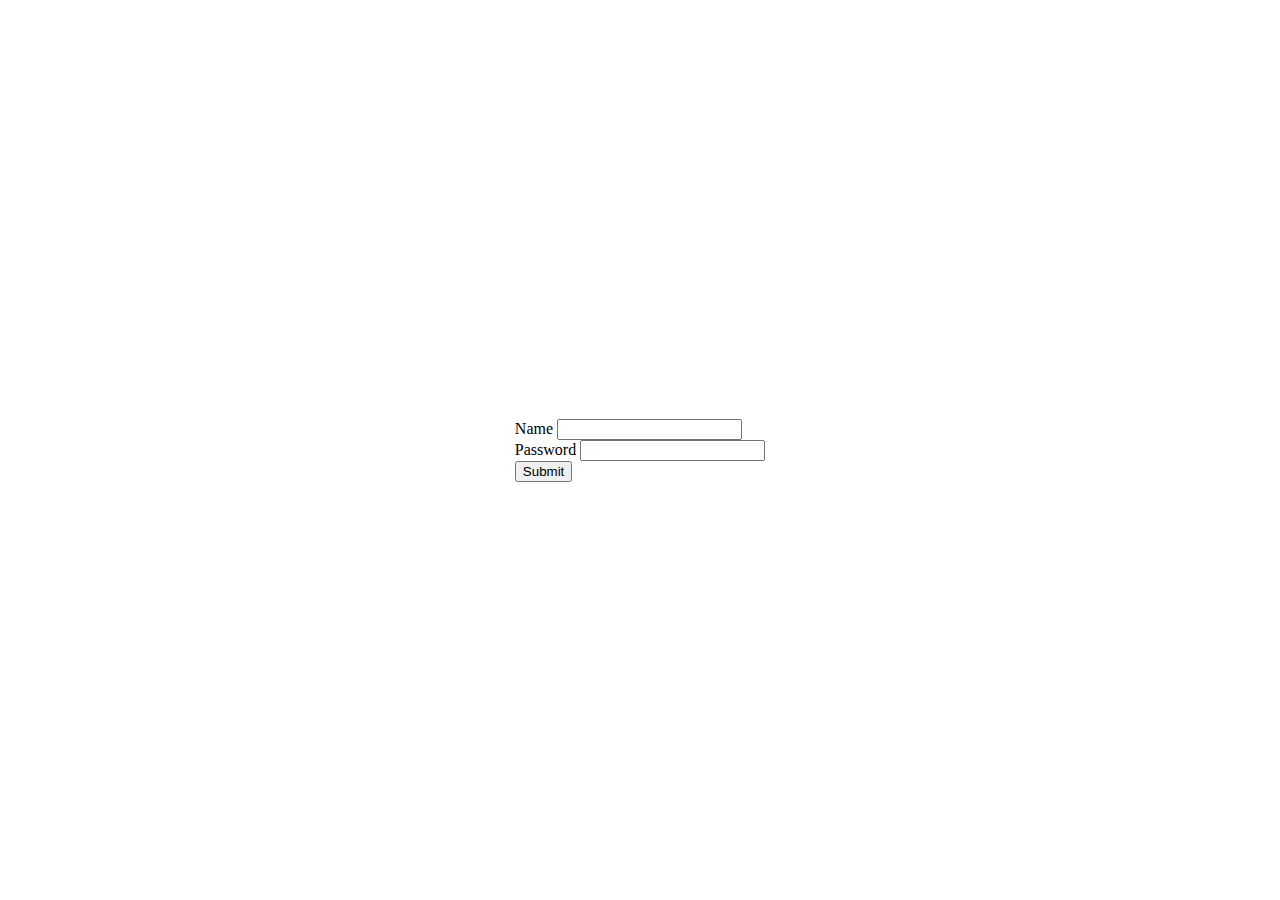
<file: 1. Form Validation/index.html>
<!DOCTYPE html>
<html lang="en">

<head>
    <meta charset="UTF-8">
    <meta http-equiv="X-UA-Compatible" content="IE=edge">
    <meta name="viewport" content="width=device-width, initial-scale=1.0">
    <title>Form Validation</title>
    <link rel="stylesheet" href="./styles.css">
    <script defer src="./script.js"> </script>
</head>

<body>
    <div id="error">
    </div>
    <form action="/" method="GET" id="form">
        <div>
            <label for="name">Name</label>
            <input type="text" name="name" id="name">
            <!-- <input type="text" name="name" id="name" required> -->
        </div>
        <div>
            <label for="password">Password</label>
            <input type="password" name="password" id="password">
            <!-- <input type="password" name="password" id="password" required> -->
        </div>
        <button type="submit">Submit</button>
    </form>
</body>

</html>
</file>
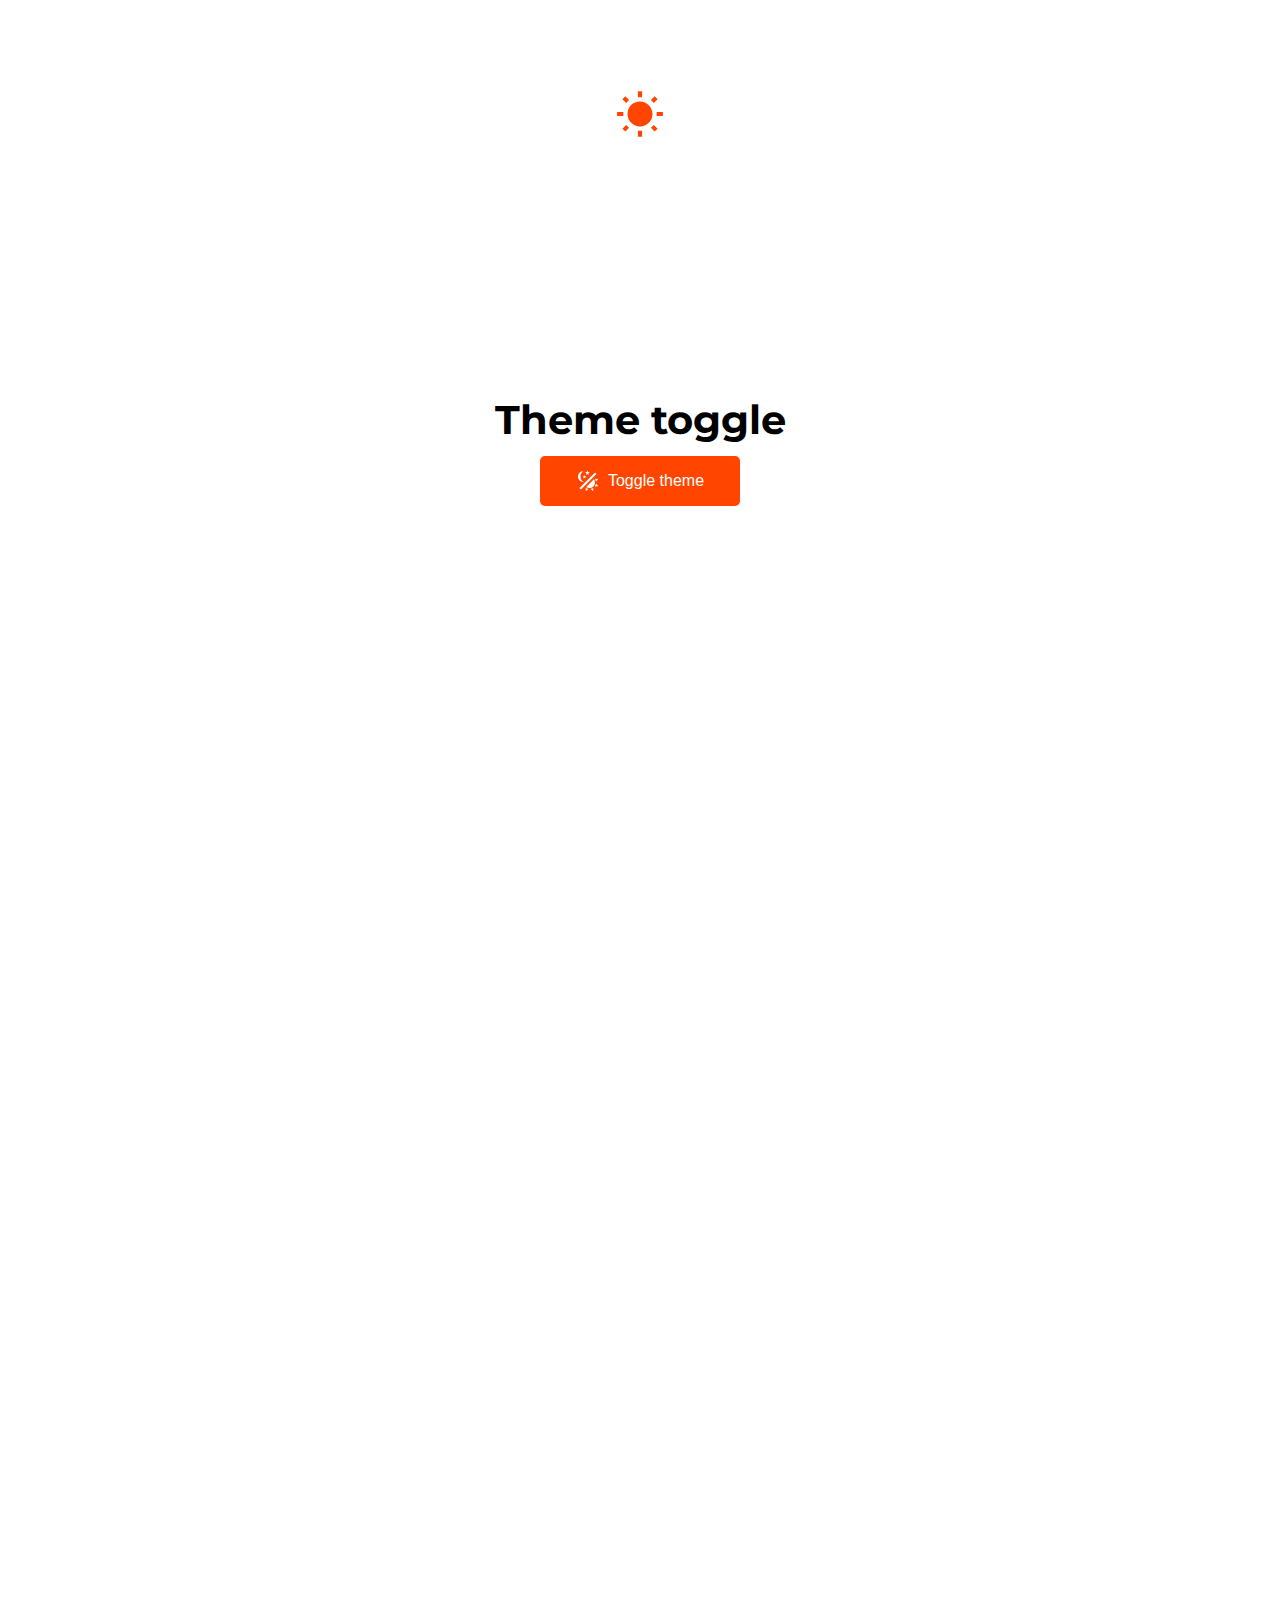
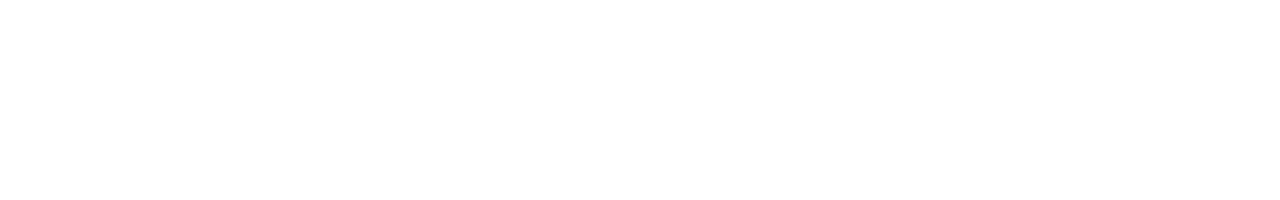
<file: 2. Advanced Light-Dark Theme Swap/index.html>
<!DOCTYPE html>
<html lang="en">

<head>
    <meta charset="UTF-8">
    <meta http-equiv="X-UA-Compatible" content="IE=edge">
    <meta name="viewport" content="width=device-width, initial-scale=1.0">
    <title>Dark theme toggle</title>
    <link rel="preconnect" href="https://fonts.gstatic.com">
    <link href="https://fonts.googleapis.com/css2?family=Montserrat&display=swap" rel="stylesheet">
    <link rel="stylesheet" href="./styles.css">
    <script defer src="./script.js"></script>
    <!-- Svg from materialdesignicons.com -->
</head>

<body>
    <h2 class="title">Theme toggle</h2>
    <button class="toggle-theme-btn">
        <!-- Sun-Moon -->
        <svg style="width:24px;height:24px" viewBox="0 0 24 24">
            <path
                d="M7.5,2C5.71,3.15 4.5,5.18 4.5,7.5C4.5,9.82 5.71,11.85 7.53,13C4.46,13 2,10.54 2,7.5A5.5,5.5 0 0,1 7.5,2M19.07,3.5L20.5,4.93L4.93,20.5L3.5,19.07L19.07,3.5M12.89,5.93L11.41,5L9.97,6L10.39,4.3L9,3.24L10.75,3.12L11.33,1.47L12,3.1L13.73,3.13L12.38,4.26L12.89,5.93M9.59,9.54L8.43,8.81L7.31,9.59L7.65,8.27L6.56,7.44L7.92,7.35L8.37,6.06L8.88,7.33L10.24,7.36L9.19,8.23L9.59,9.54M19,13.5A5.5,5.5 0 0,1 13.5,19C12.28,19 11.15,18.6 10.24,17.93L17.93,10.24C18.6,11.15 19,12.28 19,13.5M14.6,20.08L17.37,18.93L17.13,22.28L14.6,20.08M18.93,17.38L20.08,14.61L22.28,17.15L18.93,17.38M20.08,12.42L18.94,9.64L22.28,9.88L20.08,12.42M9.63,18.93L12.4,20.08L9.87,22.27L9.63,18.93Z" />
        </svg>
        Toggle theme
    </button>
    <div class="sun-moon">
        <!-- Sun -->
        <svg class="sun" style="width:24px;height:24px" viewBox="0 0 24 24">
            <path
                d="M3.55,18.54L4.96,19.95L6.76,18.16L5.34,16.74M11,22.45C11.32,22.45 13,22.45 13,22.45V19.5H11M12,5.5A6,6 0 0,0 6,11.5A6,6 0 0,0 12,17.5A6,6 0 0,0 18,11.5C18,8.18 15.31,5.5 12,5.5M20,12.5H23V10.5H20M17.24,18.16L19.04,19.95L20.45,18.54L18.66,16.74M20.45,4.46L19.04,3.05L17.24,4.84L18.66,6.26M13,0.55H11V3.5H13M4,10.5H1V12.5H4M6.76,4.84L4.96,3.05L3.55,4.46L5.34,6.26L6.76,4.84Z" />
        </svg>
        <!-- Moon -->
        <svg class="moon" style="width:24px;height:24px" viewBox="0 0 24 24">
            <path
                d="M17.75,4.09L15.22,6.03L16.13,9.09L13.5,7.28L10.87,9.09L11.78,6.03L9.25,4.09L12.44,4L13.5,1L14.56,4L17.75,4.09M21.25,11L19.61,12.25L20.2,14.23L18.5,13.06L16.8,14.23L17.39,12.25L15.75,11L17.81,10.95L18.5,9L19.19,10.95L21.25,11M18.97,15.95C19.8,15.87 20.69,17.05 20.16,17.8C19.84,18.25 19.5,18.67 19.08,19.07C15.17,23 8.84,23 4.94,19.07C1.03,15.17 1.03,8.83 4.94,4.93C5.34,4.53 5.76,4.17 6.21,3.85C6.96,3.32 8.14,4.21 8.06,5.04C7.79,7.9 8.75,10.87 10.95,13.06C13.14,15.26 16.1,16.22 18.97,15.95M17.33,17.97C14.5,17.81 11.7,16.64 9.53,14.5C7.36,12.31 6.2,9.5 6.04,6.68C3.23,9.82 3.34,14.64 6.35,17.66C9.37,20.67 14.19,20.78 17.33,17.97Z" />
        </svg>

    </div>
</body>

</html>
</file>
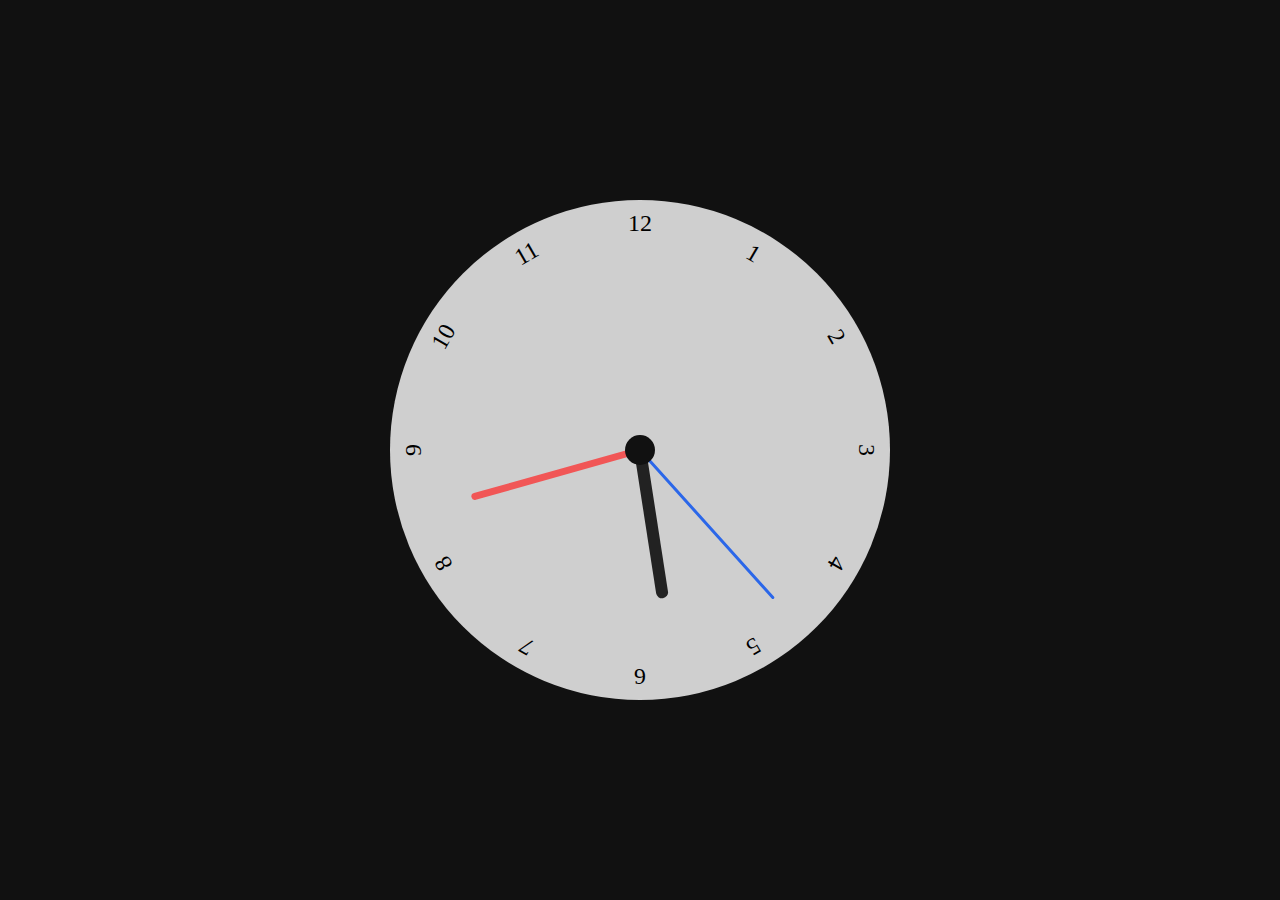
<file: 4. Analog Clock/index.html>
<!DOCTYPE html>
<html lang="en">

<head>
    <meta charset="UTF-8">
    <meta http-equiv="X-UA-Compatible" content="IE=edge">
    <meta name="viewport" content="width=device-width, initial-scale=1.0">
    <title>Analog Clock</title>
    <link rel="stylesheet" href="./styles.css">
    <script defer src="./script.js" defer></script>
</head>

<body>
    <div class="clock">
        <div class="hand second" data-second-hand></div>
        <div class="hand minute" data-minute-hand></div>
        <div class="hand hour" data-hour-hand></div>
        <div class="number number1">1</div>
        <div class="number number2">2</div>
        <div class="number number3">3</div>
        <div class="number number4">4</div>
        <div class="number number5">5</div>
        <div class="number number6">6</div>
        <div class="number number7">7</div>
        <div class="number number8">8</div>
        <div class="number number9">9</div>
        <div class="number number10">10</div>
        <div class="number number11">11</div>
        <div class="number number12">12</div>
    </div>
</body>

</html>
</file>
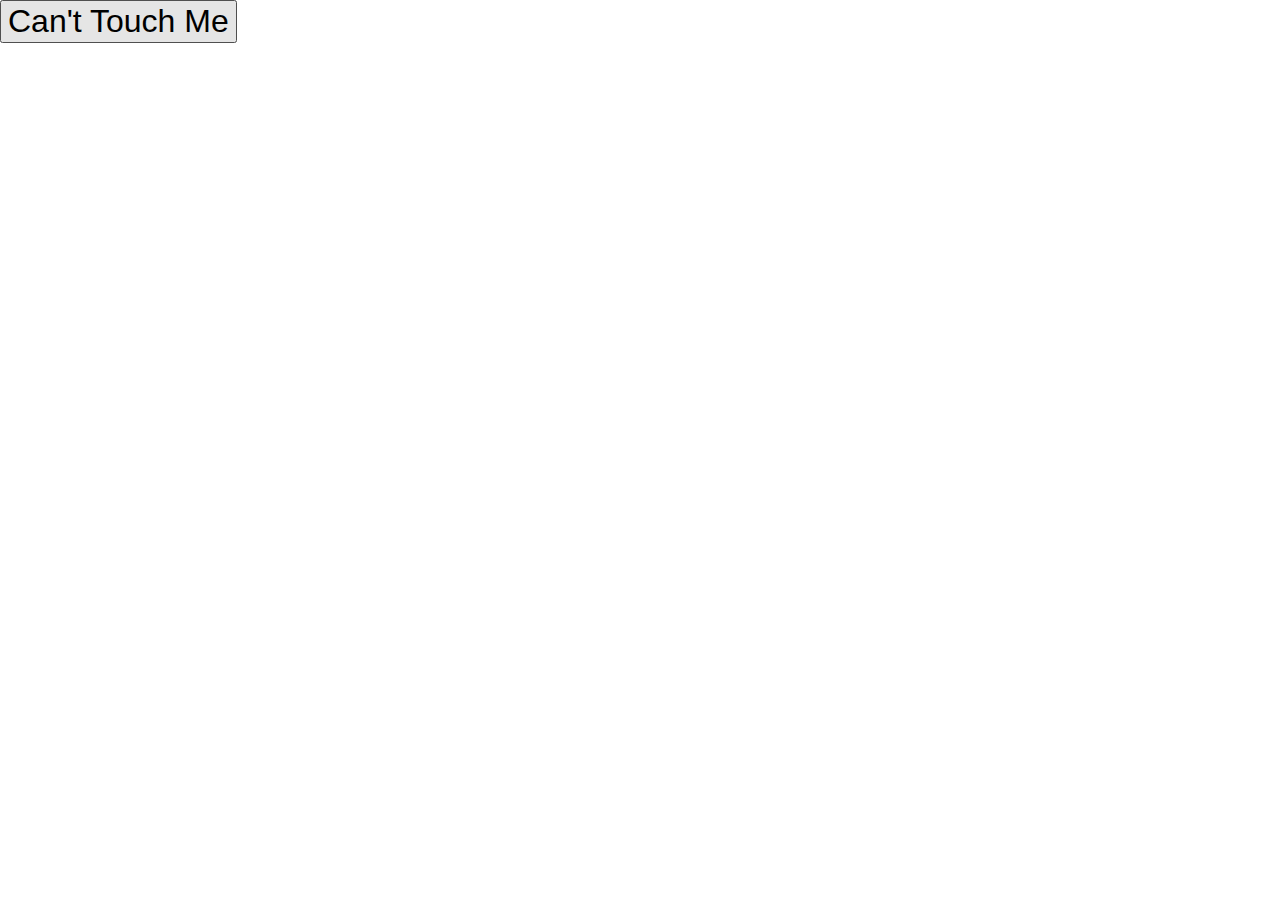
<file: 5. Impossible Button/index.html>
<!DOCTYPE html>
<html lang="en">
<head>
  <meta charset="UTF-8">
  <meta name="viewport" content="width=device-width, initial-scale=1.0">
  <meta http-equiv="X-UA-Compatible" content="ie=edge">
  <title>Document</title>
  <script defer src="script.js"></script>
  <style>
    body {
      margin: 0;
      width: 100vw;
      height: 100vh;
      overflow: hidden;
    }

    #evil-button {
      position: absolute;
      white-space: nowrap;
      font-size: 2rem;
    }
  </style>
</head>
<body>
  <button id="evil-button">Can't Touch Me</button>
</body>
</html>
</file>
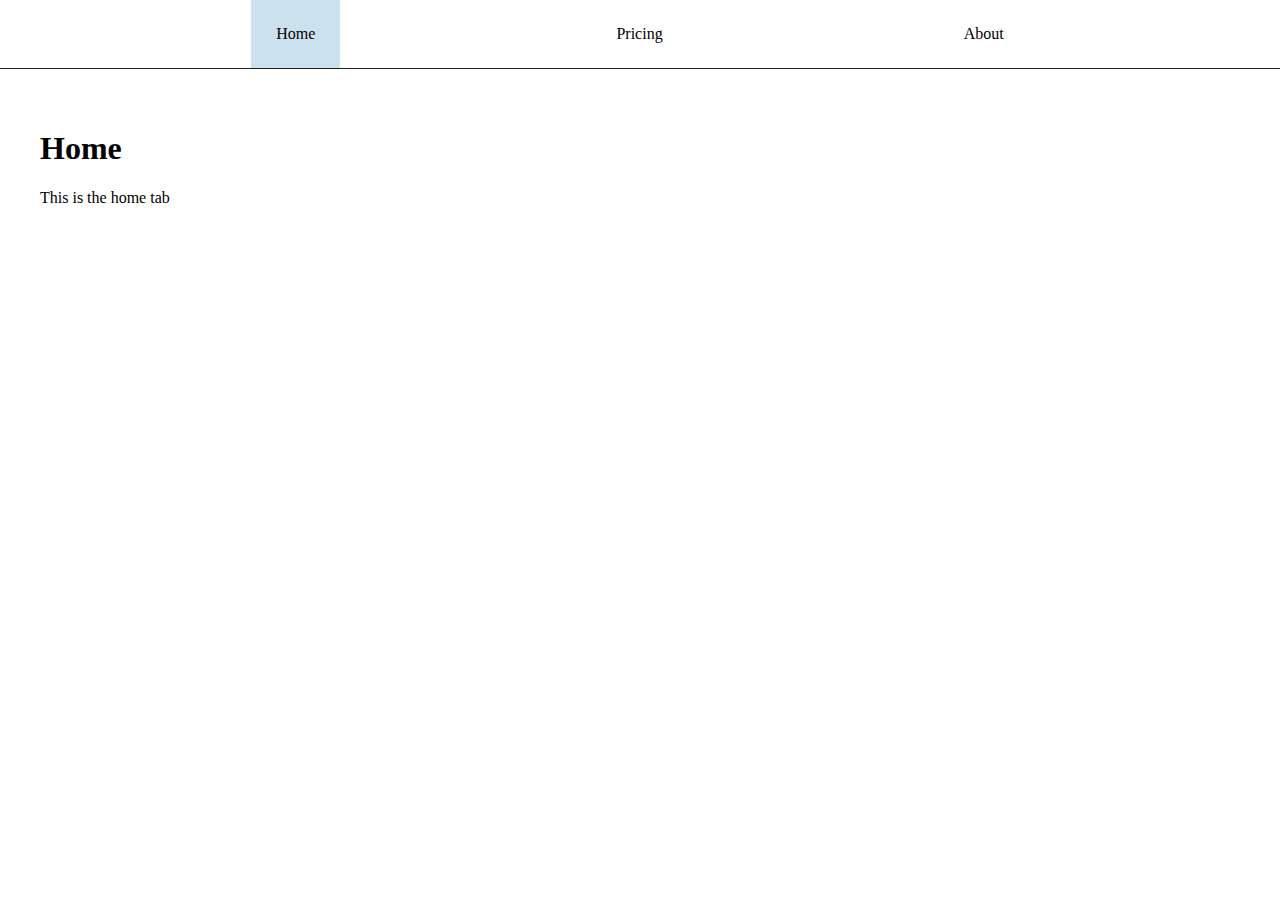
<file: 6. Simple Tabs/index.html>
<!DOCTYPE html>
<html lang="en">

<head>
    <meta charset="UTF-8">
    <meta http-equiv="X-UA-Compatible" content="IE=edge">
    <meta name="viewport" content="width=device-width, initial-scale=1.0">
    <title>Simple Tabs</title>
    <script defer src="./script.js"></script>
    <link rel="stylesheet" href="./styles.css">
</head>

<body>
    <ul class="tabs">
        <li data-tab-target="#home" class="active">Home</li>
        <li data-tab-target="#price">Pricing</li>
        <li data-tab-target="#about">About</li>
    </ul>

    <div class="tab-content">
        <div id="home" data-tab-content class="active">
            <h1>Home</h1>
            <p>This is the home tab</p>
        </div>

        <div id="price" data-tab-content>
            <h1>Price</h1>
            <p>This is the price tab</p>
        </div>

        <div id="about" data-tab-content>
            <h1>About</h1>
            <p>This is the about tab</p>
        </div>
    </div>
</body>

</html>
</file>
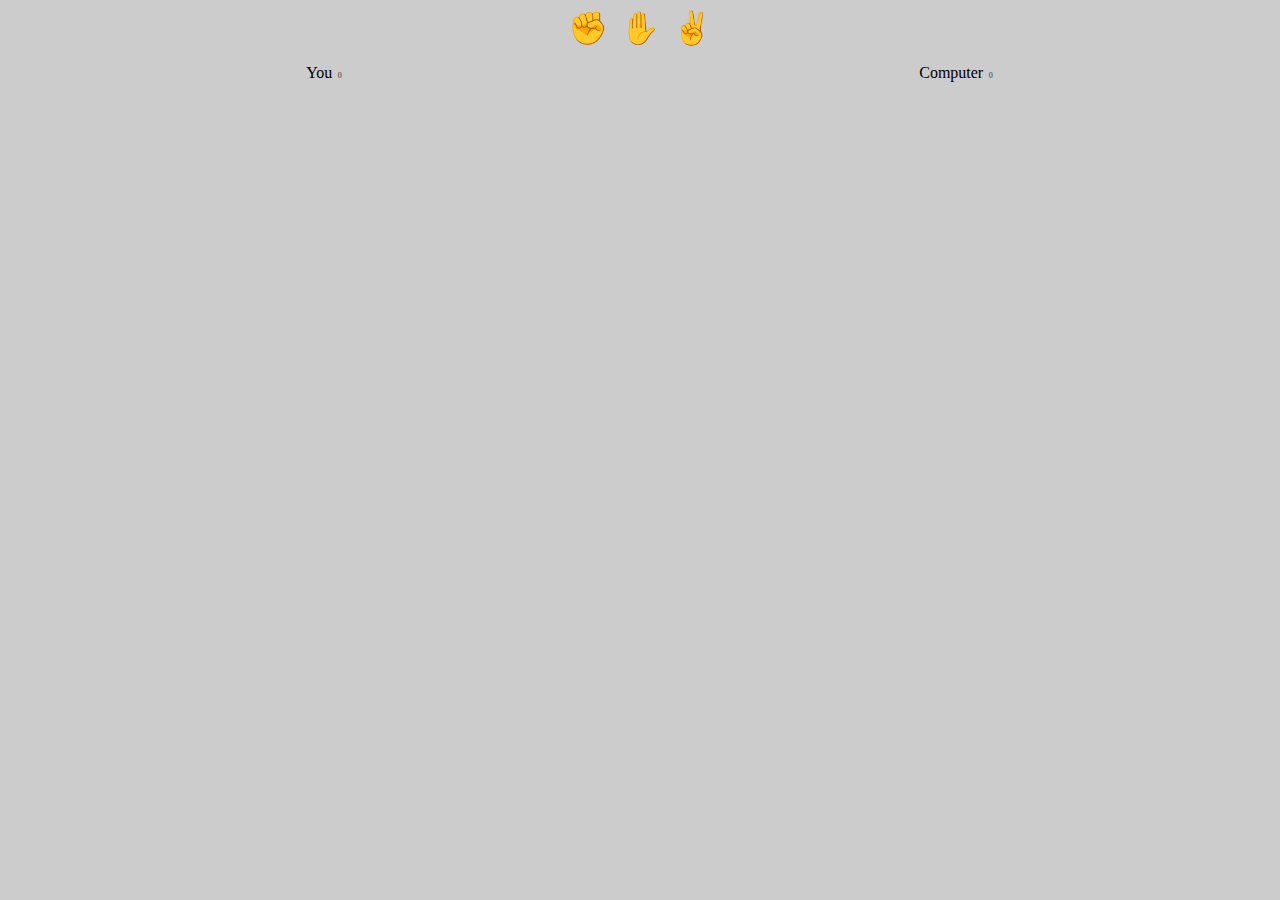
<file: 7. Rock Paper Scissors/index.html>
<!DOCTYPE html>
<html lang="en">

<head>
  <meta charset="UTF-8">
  <meta name="viewport" content="width=device-width, initial-scale=1.0">
  <meta http-equiv="X-UA-Compatible" content="ie=edge">
  <title>Rock Paper Scissors</title>
  <link rel="stylesheet" href="styles.css">
  <script src="script.js" defer></script>
</head>

<body>
  <div class="selections">
    <button class="selection" data-selection="rock">✊</button>
    <button class="selection" data-selection="paper">✋</button>
    <button class="selection" data-selection="scissors">✌</button>
  </div>
  <div class="results">
    <div>
      You
      <span class="result-score" data-your-score>0</span>
    </div>
    <div data-final-column>
      Computer
      <span class="result-score" data-computer-score>0</span>
    </div>
    <!-- <div class="result-selection winner">✊</div>
    <div class="result-selection">✌</div> -->
  </div>
</body>

</html>
</file>
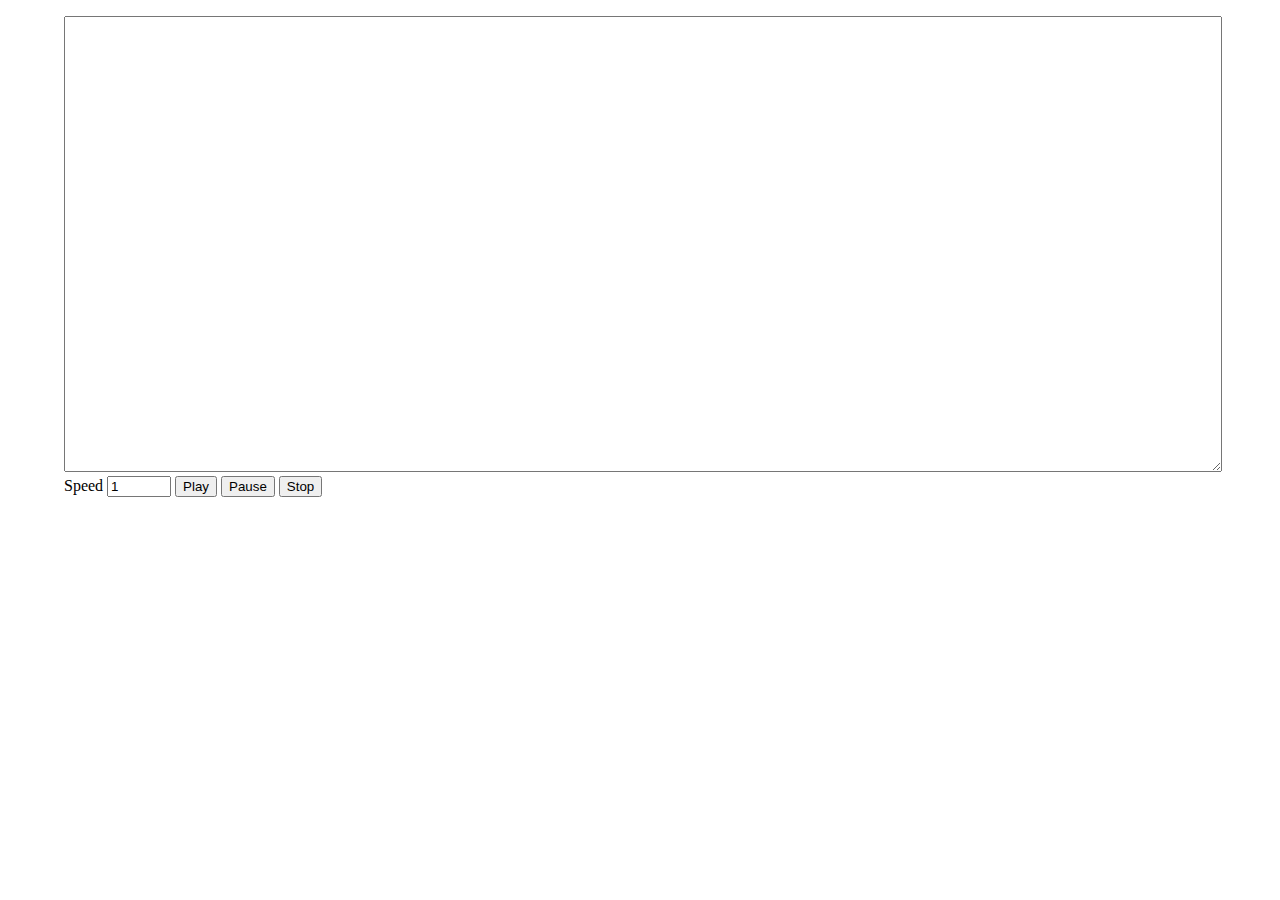
<file: 8. Text to Speech/index.html>
<!DOCTYPE html>
<html lang="en">
<head>
  <meta charset="UTF-8">
  <meta name="viewport" content="width=device-width, initial-scale=1.0">
  <meta http-equiv="X-UA-Compatible" content="ie=edge">
  <title>Document</title>
  <style>
    body {
      width: 90%;
      margin: 0 auto;
      margin-top: 1rem;
    }

    #text {
      width: 100%;
      height: 50vh;
    }
  </style>
  <script src="script.js" defer></script>
</head>
<body>
  <textarea id="text"></textarea>
  <label for="speed">Speed</label>
  <input type="number" name="spee" id="speed" min=".5" max="3" step=".5" value="1">
  <button id="play-button">Play</button>
  <button id="pause-button">Pause</button>
  <button id="stop-button">Stop</button>
</body>
</html>
</file>
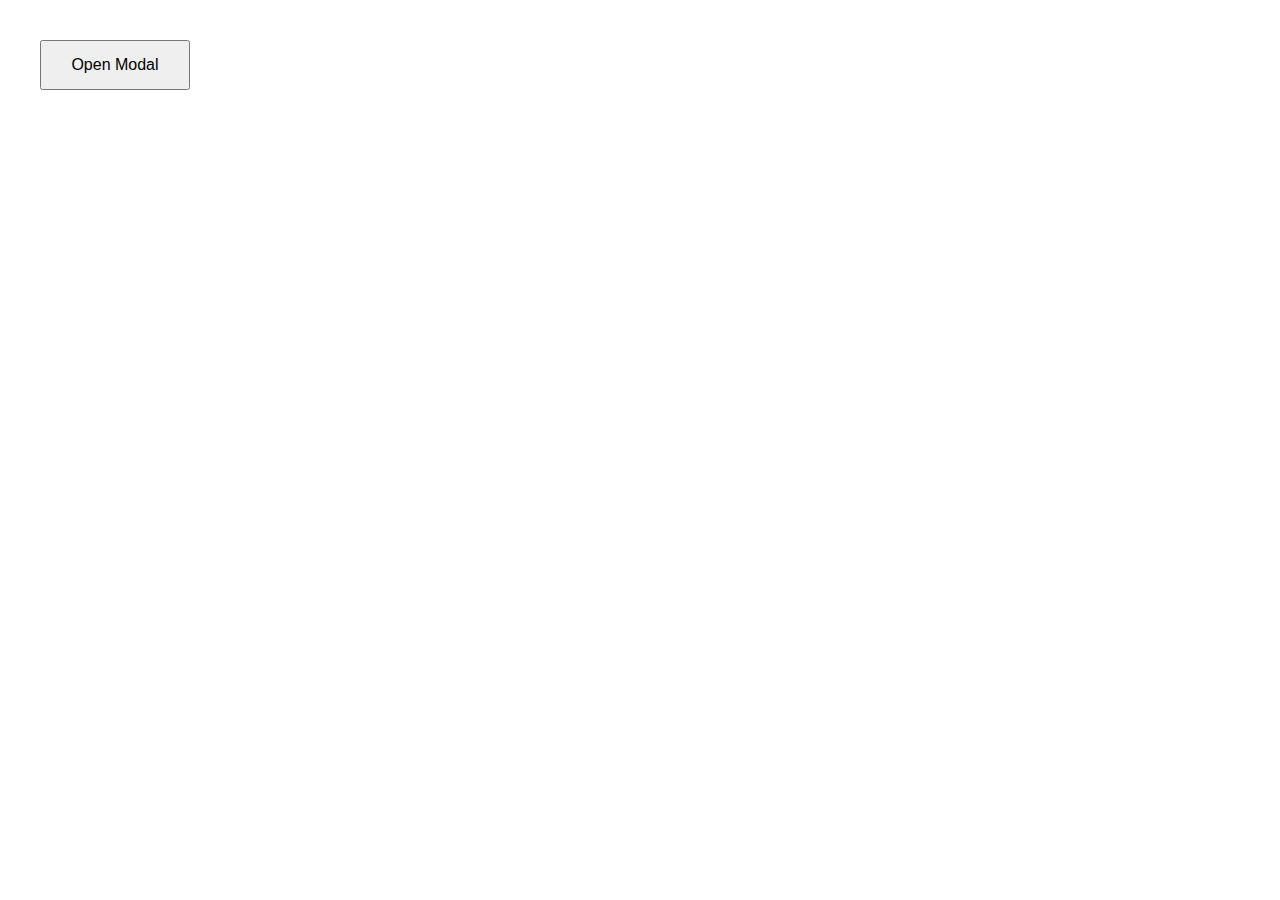
<file: 9. Modal/index.html>
<!DOCTYPE html>
<html lang="en">

<head>
    <meta charset="UTF-8">
    <meta http-equiv="X-UA-Compatible" content="IE=edge">
    <meta name="viewport" content="width=device-width, initial-scale=1.0">
    <title>Modal</title>
    <link rel="stylesheet" href="./styles.css">
    <script src="./script.js" defer></script>
</head>

<body>
    <button data-modal-open="#modal" class="open-button">Open Modal</button>
    <div id="modal" class="modal">
        <div class="modal-header">
            <div class="title">Modal Title</div>
            <button data-modal-close class="close-button">&times;</button>
        </div>
        <div class="modal-body">
            Lorem ipsum dolor sit amet consectetur adipisicing elit. Placeat in, nulla quidem ullam illum doloremque
            molestias doloribus deleniti quas sunt impedit repellendus optio inventore consectetur beatae nesciunt odio
            modi iusto ut. Maiores sunt sed odit repudiandae explicabo magnam eius neque asperiores laboriosam quod
            reprehenderit, veniam unde saepe dignissimos magni nulla suscipit molestias delectus tempore atque. Impedit
            natus repellat, quasi earum dolor a laboriosam id culpa, est consequuntur placeat nesciunt beatae debitis
            non laborum aliquam corporis eos? Recusandae repellat aliquid, esse velit mollitia minima ducimus porro eum
            provident aperiam eius animi quis voluptatum natus dolor architecto unde voluptates adipisci nesciunt, sunt
            non officiis nam quas dolores. Ab similique voluptas pariatur voluptate modi enim corporis aspernatur
            officiis repellendus culpa, praesentium vero saepe ipsa architecto necessitatibus voluptatibus nulla, labore
            vitae consequuntur dolore explicabo molestiae magni provident! Consequatur corporis doloribus mollitia iure
            nostrum enim odit unde assumenda, pariatur illo necessitatibus non autem soluta eos.
        </div>
    </div>
    <div id="overlay" class="overlay">
    </div>
</body>

</html>
</file>
<file: 1. Form Validation/styles.css>
*, *::after, *::before {
    box-sizing: border-box;
}

body, html {
    margin: 0;
}

body {
    width: 100vw;
    height: 100vh;
    display: flex;
    flex-direction: column;
    justify-content: center;
    align-items: center;
}
</file>
<file: 2. Advanced Light-Dark Theme Swap/styles.css>
*, *::after, *::before {
    box-sizing: border-box;
}

body, html {
    margin: 0;
}

body {
    --accent-color: orangered;
    --background-color: white;
    --text-color: black;
    --button-text-color: var(--background-color);
    --transition-delay: 1s;

    display: flex;
    justify-content: center;
    align-items: center;
    height: 100vh;
    flex-direction: column;

    background-color: var(--background-color);
    color: var(--text-color);
    transition: var(--transition-delay);
    font-family: 'Montserrat', sans-serif;
    overflow: hidden;
}

body.dark {
    --accent-color: #D0D066;
    --background-color: #222;
    --text-color: white;
}

.title {
    margin: 0;
    margin-bottom: .75rem;
    font-size: 2.5rem;
}

.toggle-theme-btn {
    display: flex;
    justify-content: center;
    align-items: center;
    width: 200px;
    height: 50px;
    cursor: pointer;
    color: var(--button-text-color);
    background-color: var(--accent-color);
    outline: none;
    border: none;
    font-size: 1rem;
    border-radius: 5px;
    scale: 1;
    transition: all var(--transition-delay);
}

.toggle-theme-btn:hover,
.toggle-theme-btn:focus {
    scale: 1.075;
}

.toggle-theme-btn svg {
    margin-right: .5rem;
    fill: var(--button-text-color);
    transition: fill var(--transition-delay);
}

.sun-moon {
    --rotation: 0;
    position: absolute;
    display: flex;
    justify-content: center;
    align-items: center;
    top: 0;
    height: 200vmin;
    pointer-events: none;
    transform: rotate(calc(var(--rotation) * 1deg));
    transition: transform var(--transition-delay);
}

.dark .sun-moon {
    --rotation: 0;
}

.sun,
.moon {
    position: absolute;
    transition: opacity var(--transition-delay);
    width: 50px !important;
    height: 50px !important;
    fill: var(--accent-color);
}

.sun {
    top: 5%;
    opacity: 1;
}

.dark .sun {
    opacity: 0;
}

.moon {
    bottom: 5%;
    opacity: 0;
    transform: rotate(180deg);
}

.dark .moon {
    opacity: 1;
}
</file>
<file: 4. Analog Clock/styles.css>
*, *::after, *::before {
    box-sizing: border-box;
}

body, html {
    margin: 0;
    background-color: #111;
    min-height: 100vh;
    overflow: hidden;
    display: flex;
    justify-content: center;
    align-items: center;
}

.clock {
    width: 500px;
    height: 500px;
    border-radius: 50%;
    background-color: rgba(255, 255, 255, 0.8);
    position: relative;
    box-shadow: rgba(255, 255, 255, 0.5);
}

.number {
    --rotation: 0;
    width: 100%;
    height: 100%;
    text-align: center;
    position: absolute;
    transform: rotate(var(--rotation));
    padding-top: 10px;
    font-size: 1.5rem;
}

.clock .number1 { --rotation: 30deg; }
.clock .number2 { --rotation: 60deg; }
.clock .number3 { --rotation: 90deg; }
.clock .number4 { --rotation: 120deg; }
.clock .number5 { --rotation: 150deg; }
.clock .number6 { --rotation: 180deg; }
.clock .number7 { --rotation: 210deg; }
.clock .number8 { --rotation: 240deg; }
.clock .number9 { --rotation: 270deg; }
.clock .number10 { --rotation: 300deg; }
.clock .number11 { --rotation: 330deg; }

.clock .hand {
    --rotation-hand: 0; 
    position: absolute;
    bottom: 50%;
    left: 50%;
    border-top-left-radius: 10px;
    border-top-right-radius: 10px;
    background-color: black;
    z-index: 5;
    transform-origin: bottom;
    transform: translateX(-50%) rotate(calc(var(--rotation-hand) * 1deg));
}

.clock::after {
    position: absolute;
    content: '';
    width: 30px;
    height: 30px;
    background-color: #111;
    top: 50%;
    left: 50%;
    z-index: 11;
    border-radius: 50%;
    transform: translate(-50%, -50%);
}

.hand.hour {
    z-index: 6;
    width: 12px;
    height: 30%;
    background-color: #222;
}

.hand.minute {
    z-index: 7;
    width: 7px;
    height: 35%;
    background-color: rgb(241, 86, 86);
}

.hand.second {
    z-index: 8;
    width: 3px;
    height: 40%;
    background-color: rgb(43, 103, 233);
}
</file>
<file: 6. Simple Tabs/styles.css>
body {
    margin: 0;
    padding: 0;
}

.tabs {
    display: flex;
    justify-content: space-evenly;
    list-style-type: none;
    border-bottom: 1px solid #222;
    margin: 0;
    padding: 0;
} 

[data-tab-target] {
    padding: 25px;
    cursor: pointer;
}

.active[data-tab-target] {
    background-color: rgb(203, 225, 238);
}

.tab-content {
    padding: 40px;
}

[data-tab-content] {
    display: none;
}

.active[data-tab-content] {
    display: block;
}
</file>
<file: 7. Rock Paper Scissors/styles.css>
body {
  background-color: #CCC;
}

.selections {
  display: flex;
  justify-content: center;
}

.selection {
  background: none;
  border: none;
  outline: none;
  cursor: pointer;
  font-size: 2rem;
  transition: 100ms;
}

.selection:hover {
  transform: scale(1.2);
}

.results {
  margin-top: 1rem;
  display: grid;
  justify-content: center;
  grid-template-columns: repeat(2, 1fr);
  justify-items: center;
  align-items: center;
}

.result-score {
  margin-left: .1rem;
  font-size: .5rem;
  color: #333;
}

.result-selection {
  opacity: .5;
}

.result-selection.winner {
  opacity: 1;
  font-size: 1.5rem;
}
</file>
<file: 9. Modal/styles.css>
*::after, *::before, * {
    box-sizing: border-box;
}

body {
    margin: 0;
}

.open-button {
    margin: 40px;
    width: 150px;
    height: 50px;
    font-size: 1rem;
    cursor: pointer;
}

.modal {
    position: fixed;
    top: 50%;
    left: 50%;
    transform: translate(-50%, -50%) scale(0);
    transition: 300ms ease-in-out;
    background-color: white;
    border: 2px solid black;
    border-radius: 10px;
    z-index: 10;
}

.modal .modal-header {
    display: flex;
    justify-content: space-between;
    align-items: center;
    padding: 20px 30px;
    border-bottom: 2px solid black;
}

.modal .title {
    font-size: 1.5rem;
    font-weight: bold;
}

.modal .close-button {
    background: none;
    border: none;
    outline: none;
    font-size: 3rem;
    cursor: pointer;
}

.modal .modal-body {
    padding: 20px 30px;
}

.modal.active {
    transform: translate(-50%, -50%) scale(1);
}

.overlay {
    position: fixed;
    opacity: 0;
    transition: 300ms ease-in-out;
    top: 0;
    bottom: 0;
    left: 0;
    right: 0;
    background-color: rgba(0, 0, 0, .75);
    pointer-events: none;
}

.overlay.active {
    opacity: 1;
    pointer-events: all;
}
</file>
